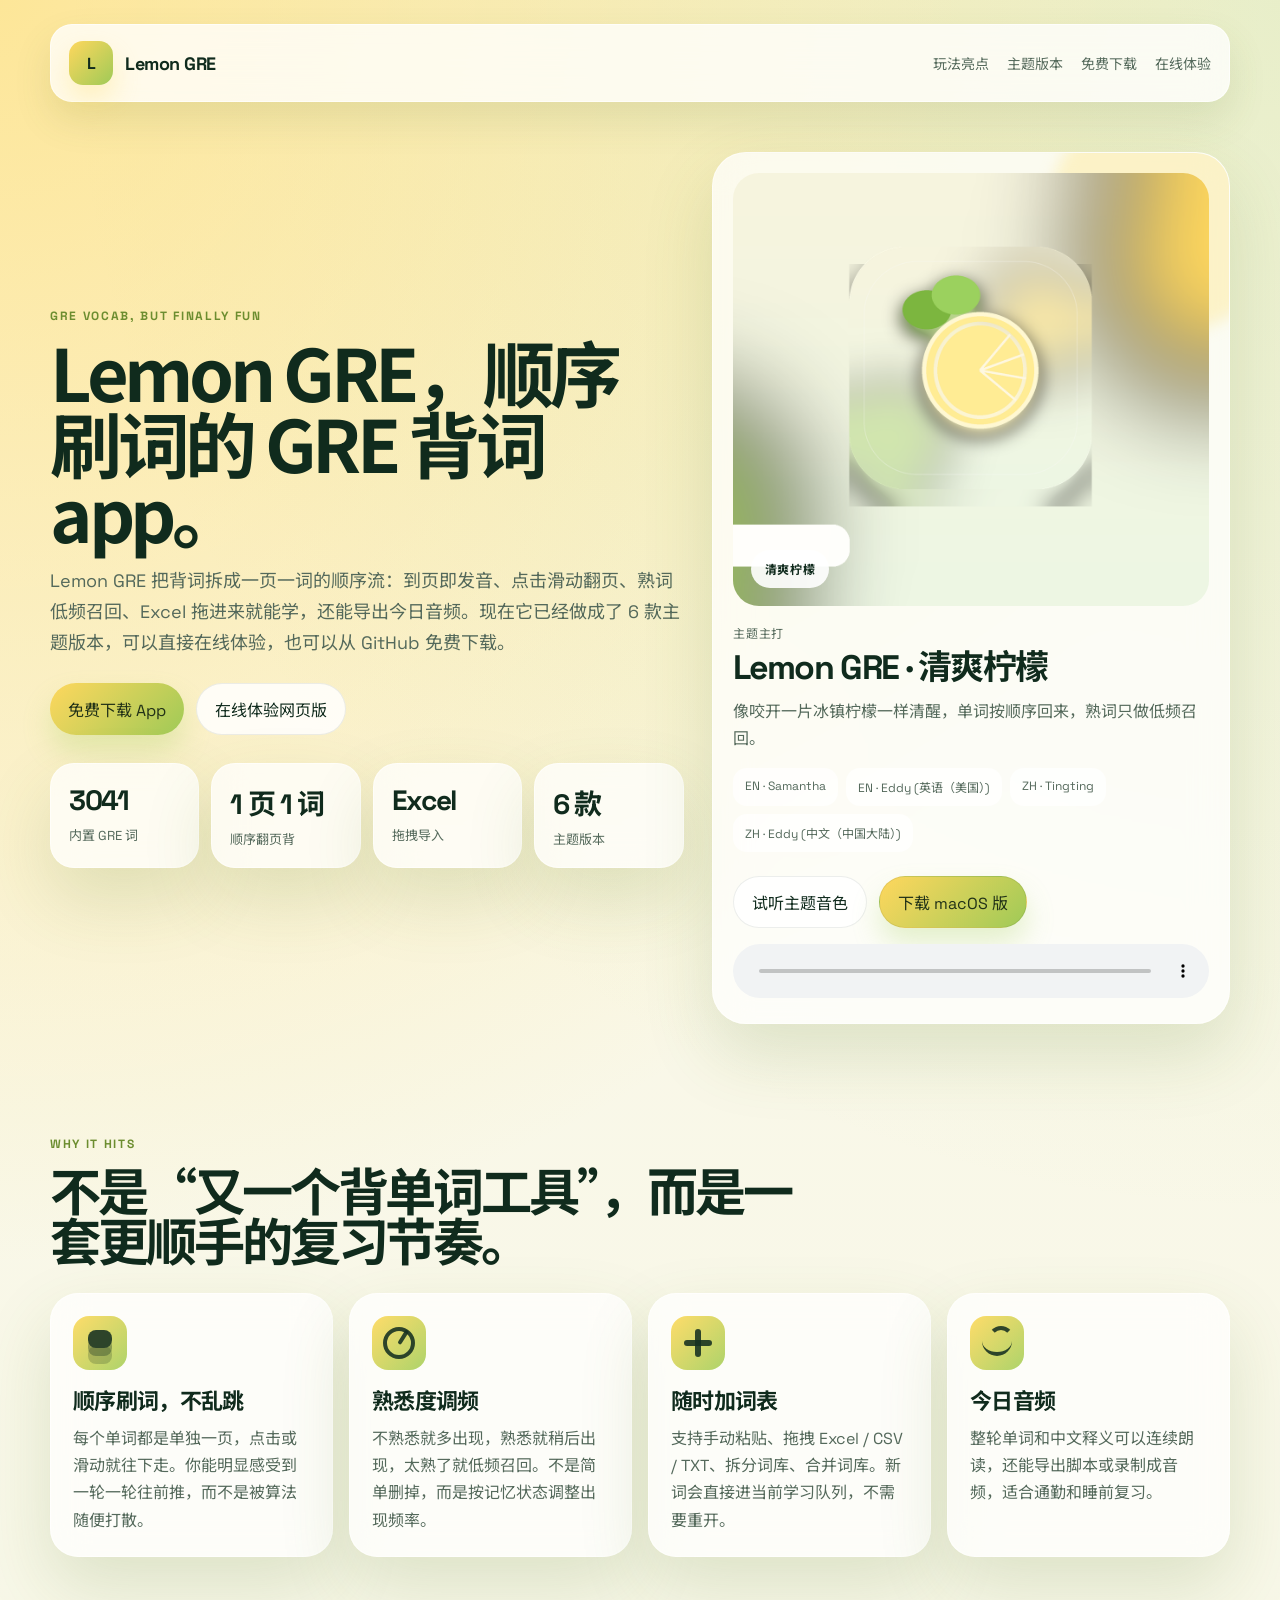
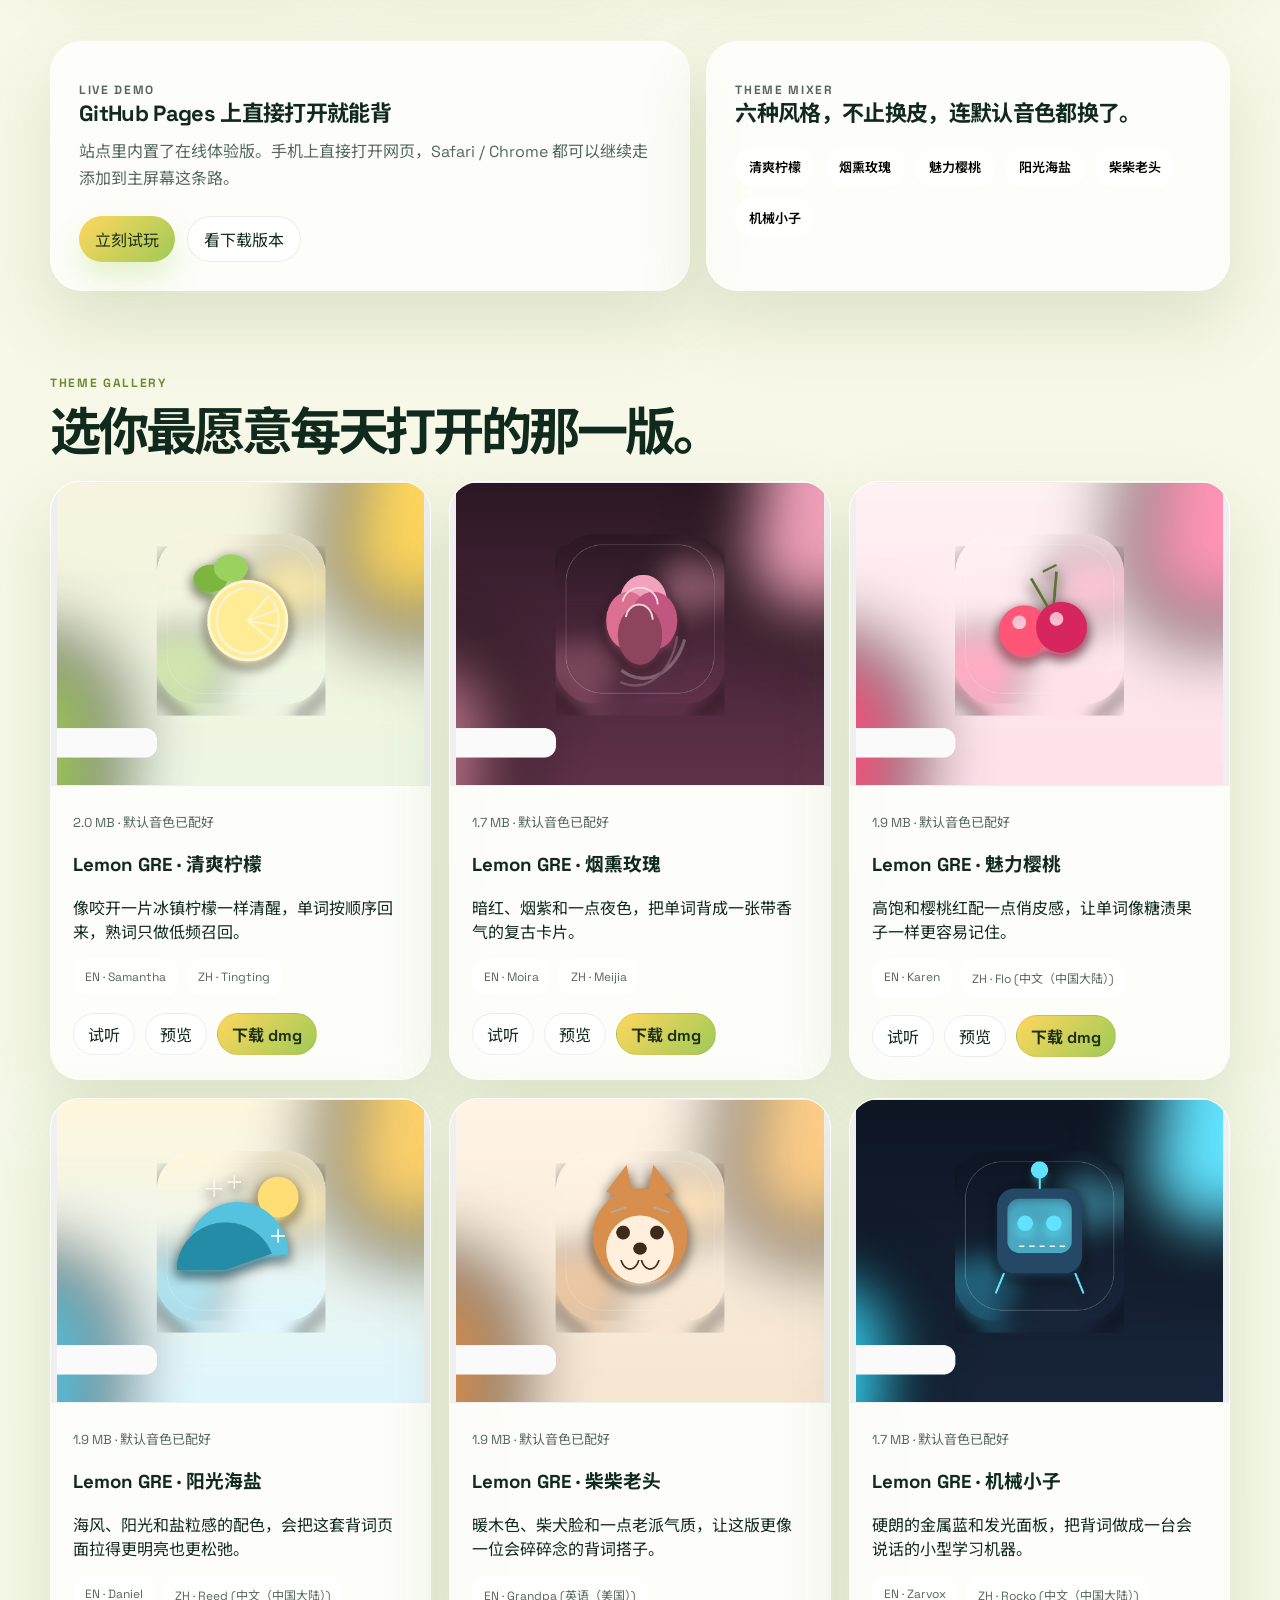
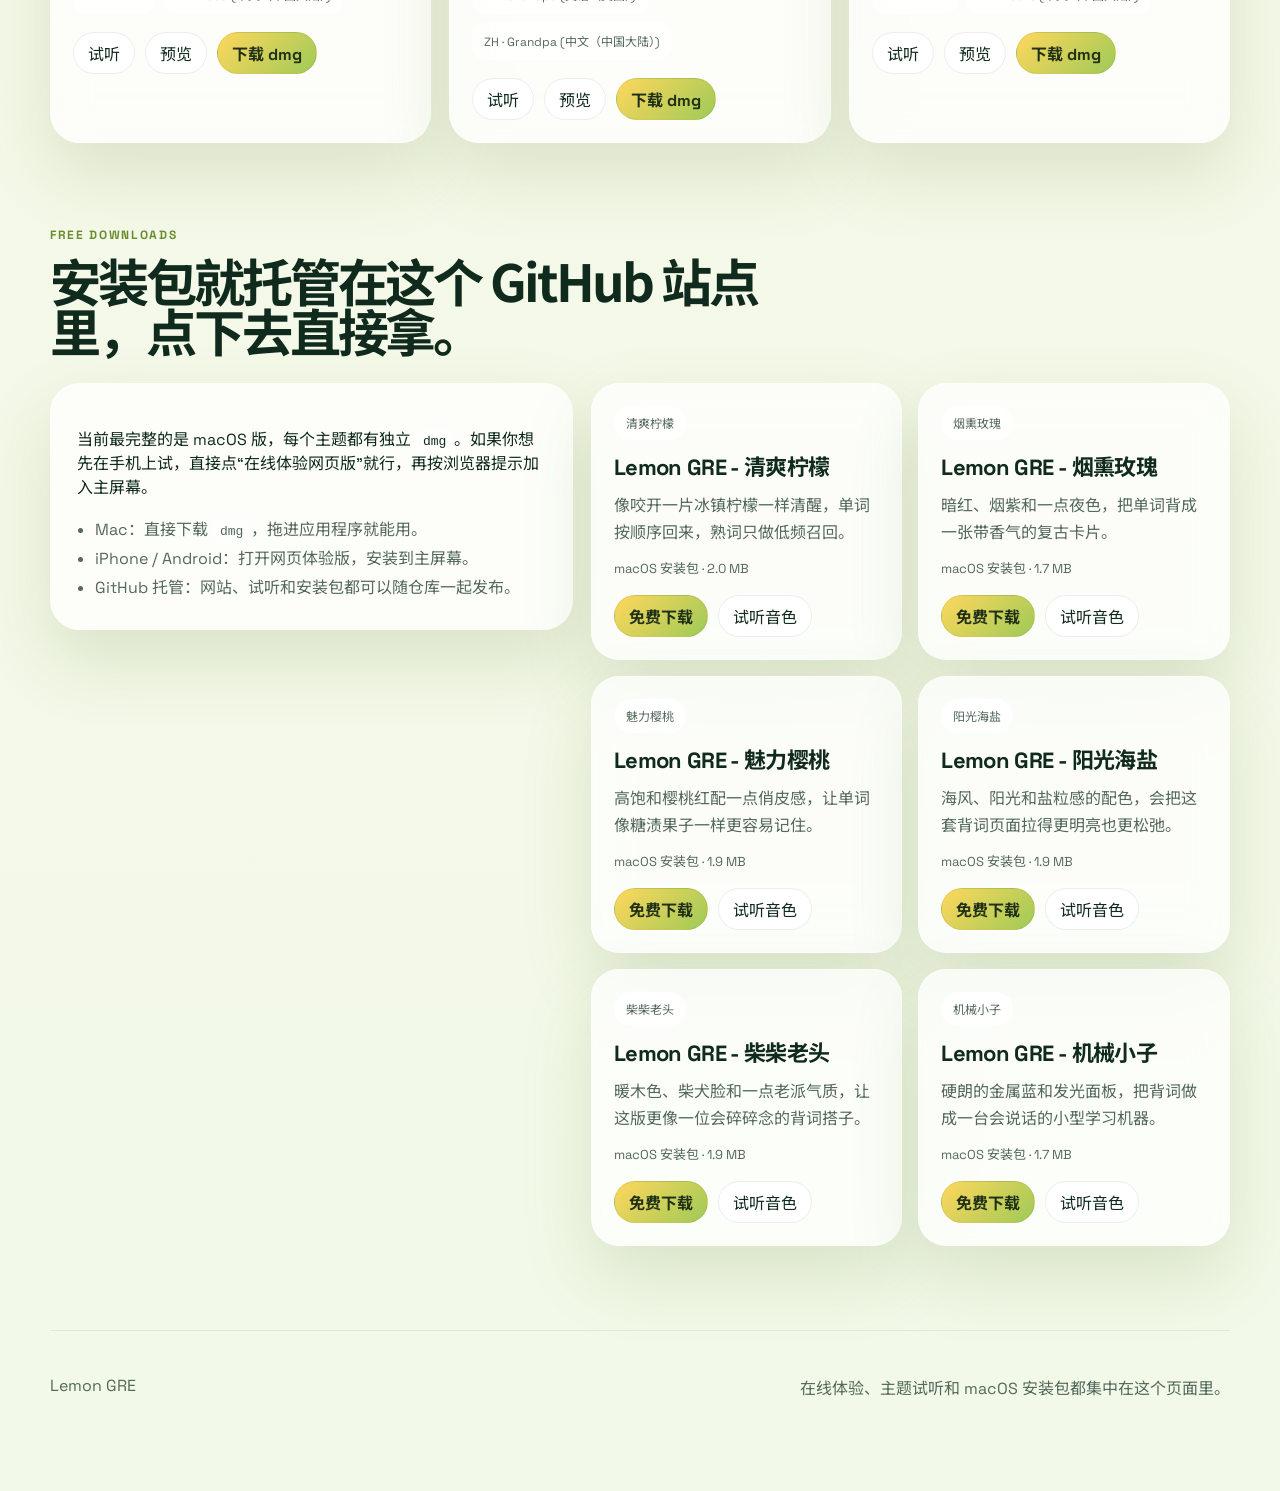
<file: docs/index.html>
<!DOCTYPE html>
        <html lang="zh-CN">
        <head>
          <meta charset="UTF-8">
          <meta name="viewport" content="width=device-width, initial-scale=1.0">
          <meta name="theme-color" content="#a5cf5b">
          <meta name="description" content="Lemon GRE：图文并茂的 GRE 背词神器宣传站，支持在线体验、主题试听和 GitHub 免费下载。">
          <meta property="og:title" content="Lemon GRE 背词神器">
          <meta property="og:description" content="六款主题、顺序刷词、熟词低频召回、今日音频、Excel 直接导入。">
          <meta property="og:image" content="./assets/og-cover.png">
          <title>Lemon GRE | GRE 背词神器</title>
          <link rel="icon" href="./assets/favicon.png" type="image/png">
          <link rel="preconnect" href="https://fonts.googleapis.com">
          <link rel="preconnect" href="https://fonts.gstatic.com" crossorigin>
          <link href="https://fonts.googleapis.com/css2?family=Space+Grotesk:wght@500;700&family=Noto+Sans+SC:wght@400;500;700;900&display=swap" rel="stylesheet">
          <link rel="stylesheet" href="./styles.css">
        </head>
        <body>
          <div class="page-shell">
            <header class="topbar">
              <a class="brand" href="#hero">
                <span class="brand-mark">L</span>
                <span class="brand-text">Lemon GRE</span>
              </a>
              <nav class="nav">
                <a href="#features">玩法亮点</a>
                <a href="#themes">主题版本</a>
                <a href="#downloads">免费下载</a>
                <a href="./app/index.html">在线体验</a>
              </nav>
            </header>

            <main>
              <section class="hero" id="hero">
                <div class="hero-copy">
                  <div class="eyebrow">GRE Vocab, But Finally Fun</div>
                  <h1 class="hero-title">Lemon GRE，顺序刷词的 GRE 背词 app。</h1>
                  <p class="hero-text">Lemon GRE 把背词拆成一页一词的顺序流：到页即发音、点击滑动翻页、熟词低频召回、Excel 拖进来就能学，还能导出今日音频。现在它已经做成了 6 款主题版本，可以直接在线体验，也可以从 GitHub 免费下载。</p>
                  <div class="hero-actions">
                    <a class="primary-cta" href="#downloads">免费下载 App</a>
                    <a class="secondary-cta" href="./app/index.html">在线体验网页版</a>
                  </div>
                  <div class="stat-row" id="stat-row"></div>
                </div>

                <aside class="spotlight" id="spotlight">
                  <div class="spotlight-media">
                    <img id="spotlight-image" alt="Lemon GRE 主题封面">
                    <div class="floating-chip" id="spotlight-chip">Theme Pack</div>
                  </div>
                  <div class="spotlight-body">
                    <div class="spotlight-label">主题主打</div>
                    <h2 id="spotlight-title"></h2>
                    <p id="spotlight-copy"></p>
                    <div class="voice-tags" id="spotlight-voices"></div>
                    <div class="spotlight-actions">
                      <button id="spotlight-audio" class="mini-cta" type="button">试听主题音色</button>
                      <a id="spotlight-download" class="mini-cta strong" href="">下载 macOS 版</a>
                    </div>
                    <audio id="spotlight-player" preload="none" controls></audio>
                  </div>
                </aside>
              </section>

              <section class="feature-section" id="features">
                <div class="section-heading">
                  <p class="eyebrow">Why It Hits</p>
                  <h2>不是“又一个背单词工具”，而是一套更顺手的复习节奏。</h2>
                </div>
                <div class="feature-grid" id="feature-grid"></div>
              </section>

              <section class="showcase">
                <div class="showcase-card live-demo">
                  <div>
                    <p class="eyebrow">Live Demo</p>
                    <h3>GitHub Pages 上直接打开就能背</h3>
                    <p>站点里内置了在线体验版。手机上直接打开网页，Safari / Chrome 都可以继续走添加到主屏幕这条路。</p>
                  </div>
                  <div class="showcase-actions">
                    <a class="primary-cta small" href="./app/index.html">立刻试玩</a>
                    <a class="secondary-cta small" href="#downloads">看下载版本</a>
                  </div>
                </div>
                <div class="showcase-card mood-board">
                  <p class="eyebrow">Theme Mixer</p>
                  <h3>六种风格，不止换皮，连默认音色都换了。</h3>
                  <div class="theme-orbit" id="theme-orbit"></div>
                </div>
              </section>

              <section class="themes-section" id="themes">
                <div class="section-heading">
                  <p class="eyebrow">Theme Gallery</p>
                  <h2>选你最愿意每天打开的那一版。</h2>
                </div>
                <div class="theme-grid" id="theme-grid"></div>
              </section>

              <section class="download-section" id="downloads">
                <div class="section-heading">
                  <p class="eyebrow">Free Downloads</p>
                  <h2>安装包就托管在这个 GitHub 站点里，点下去直接拿。</h2>
                </div>
                <div class="download-layout">
                  <div class="download-copy">
                    <p>当前最完整的是 macOS 版，每个主题都有独立 <code>dmg</code>。如果你想先在手机上试，直接点“在线体验网页版”就行，再按浏览器提示加入主屏幕。</p>
                    <ul class="download-notes">
                      <li>Mac：直接下载 <code>dmg</code>，拖进应用程序就能用。</li>
                      <li>iPhone / Android：打开网页体验版，安装到主屏幕。</li>
                      <li>GitHub 托管：网站、试听和安装包都可以随仓库一起发布。</li>
                    </ul>
                  </div>
                  <div class="download-cards" id="download-cards"></div>
                </div>
              </section>

            </main>

            <footer class="footer">
              <p>Lemon GRE</p>
              <p>在线体验、主题试听和 macOS 安装包都集中在这个页面里。</p>
            </footer>
          </div>

          <script id="site-data" type="application/json">{
  "repoName": "Lemon GRE",
  "heroTitle": "Lemon GRE，顺序刷词的 GRE 背词 app。",
  "heroCopy": "Lemon GRE 把背词拆成一页一词的顺序流：到页即发音、点击滑动翻页、熟词低频召回、Excel 拖进来就能学，还能导出今日音频。现在它已经做成了 6 款主题版本，可以直接在线体验，也可以从 GitHub 免费下载。",
  "stats": [
    {
      "value": "3041",
      "label": "内置 GRE 词"
    },
    {
      "value": "1 页 1 词",
      "label": "顺序翻页背"
    },
    {
      "value": "Excel",
      "label": "拖拽导入"
    },
    {
      "value": "6 款",
      "label": "主题版本"
    }
  ],
  "features": [
    {
      "title": "顺序刷词，不乱跳",
      "copy": "每个单词都是单独一页，点击或滑动就往下走。你能明显感受到一轮一轮往前推，而不是被算法随便打散。",
      "icon": "stack"
    },
    {
      "title": "熟悉度调频",
      "copy": "不熟悉就多出现，熟悉就稍后出现，太熟了就低频召回。不是简单删掉，而是按记忆状态调整出现频率。",
      "icon": "dial"
    },
    {
      "title": "随时加词表",
      "copy": "支持手动粘贴、拖拽 Excel / CSV / TXT、拆分词库、合并词库。新词会直接进当前学习队列，不需要重开。",
      "icon": "spark"
    },
    {
      "title": "今日音频",
      "copy": "整轮单词和中文释义可以连续朗读，还能导出脚本或录制成音频，适合通勤和睡前复习。",
      "icon": "wave"
    }
  ],
  "themes": [
    {
      "name": "清爽柠檬",
      "slug": "qing-shuang-ning-meng",
      "displayName": "Lemon GRE - 清爽柠檬",
      "displayTitle": "Lemon GRE · 清爽柠檬",
      "copy": "像咬开一片冰镇柠檬一样清醒，单词按顺序回来，熟词只做低频召回。",
      "cover": "./assets/themes/qing-shuang-ning-meng-cover.png",
      "audio": "./assets/audio/qing-shuang-ning-meng.wav",
      "download": "./downloads/qing-shuang-ning-meng.dmg",
      "size": "2.0 MB",
      "voicesEn": [
        "Samantha",
        "Eddy (英语（美国）)",
        "Reed (英语（美国）)"
      ],
      "voicesZh": [
        "Tingting",
        "Eddy (中文（中国大陆）)",
        "Reed (中文（中国大陆）)"
      ],
      "accent": "#9fca57",
      "accentSoft": "#ffd75d",
      "background": "#f7f4de"
    },
    {
      "name": "烟熏玫瑰",
      "slug": "yan-xun-mei-gui",
      "displayName": "Lemon GRE - 烟熏玫瑰",
      "displayTitle": "Lemon GRE · 烟熏玫瑰",
      "copy": "暗红、烟紫和一点夜色，把单词背成一张带香气的复古卡片。",
      "cover": "./assets/themes/yan-xun-mei-gui-cover.png",
      "audio": "./assets/audio/yan-xun-mei-gui.wav",
      "download": "./downloads/yan-xun-mei-gui.dmg",
      "size": "1.7 MB",
      "voicesEn": [
        "Moira",
        "Karen",
        "Eddy (英语（英国）)"
      ],
      "voicesZh": [
        "Meijia",
        "Sandy (中文（台湾）)",
        "Flo (中文（台湾）)"
      ],
      "accent": "#b56f86",
      "accentSoft": "#f2a2bc",
      "background": "#2c1825"
    },
    {
      "name": "魅力樱桃",
      "slug": "mei-li-ying-tao",
      "displayName": "Lemon GRE - 魅力樱桃",
      "displayTitle": "Lemon GRE · 魅力樱桃",
      "copy": "高饱和樱桃红配一点俏皮感，让单词像糖渍果子一样更容易记住。",
      "cover": "./assets/themes/mei-li-ying-tao-cover.png",
      "audio": "./assets/audio/mei-li-ying-tao.wav",
      "download": "./downloads/mei-li-ying-tao.dmg",
      "size": "1.9 MB",
      "voicesEn": [
        "Karen",
        "Samantha",
        "Flo (英语（美国）)"
      ],
      "voicesZh": [
        "Flo (中文（中国大陆）)",
        "Tingting",
        "Eddy (中文（中国大陆）)"
      ],
      "accent": "#ff4f7d",
      "accentSoft": "#ff94b5",
      "background": "#fff1f4"
    },
    {
      "name": "阳光海盐",
      "slug": "yang-guang-hai-yan",
      "displayName": "Lemon GRE - 阳光海盐",
      "displayTitle": "Lemon GRE · 阳光海盐",
      "copy": "海风、阳光和盐粒感的配色，会把这套背词页面拉得更明亮也更松弛。",
      "cover": "./assets/themes/yang-guang-hai-yan-cover.png",
      "audio": "./assets/audio/yang-guang-hai-yan.wav",
      "download": "./downloads/yang-guang-hai-yan.dmg",
      "size": "1.9 MB",
      "voicesEn": [
        "Daniel",
        "Eddy (英语（英国）)",
        "Reed (英语（英国）)"
      ],
      "voicesZh": [
        "Reed (中文（中国大陆）)",
        "Eddy (中文（中国大陆）)",
        "Tingting"
      ],
      "accent": "#55c2df",
      "accentSoft": "#ffd36b",
      "background": "#fff7dd"
    },
    {
      "name": "柴柴老头",
      "slug": "chai-chai-lao-tou",
      "displayName": "Lemon GRE - 柴柴老头",
      "displayTitle": "Lemon GRE · 柴柴老头",
      "copy": "暖木色、柴犬脸和一点老派气质，让这版更像一位会碎碎念的背词搭子。",
      "cover": "./assets/themes/chai-chai-lao-tou-cover.png",
      "audio": "./assets/audio/chai-chai-lao-tou.wav",
      "download": "./downloads/chai-chai-lao-tou.dmg",
      "size": "1.9 MB",
      "voicesEn": [
        "Grandpa (英语（美国）)",
        "Grandma (英语（美国）)",
        "Ralph"
      ],
      "voicesZh": [
        "Grandpa (中文（中国大陆）)",
        "Grandma (中文（中国大陆）)",
        "Tingting"
      ],
      "accent": "#d88f4d",
      "accentSoft": "#ffcf88",
      "background": "#fff4e6"
    },
    {
      "name": "机械小子",
      "slug": "ji-xie-xiao-zi",
      "displayName": "Lemon GRE - 机械小子",
      "displayTitle": "Lemon GRE · 机械小子",
      "copy": "硬朗的金属蓝和发光面板，把背词做成一台会说话的小型学习机器。",
      "cover": "./assets/themes/ji-xie-xiao-zi-cover.png",
      "audio": "./assets/audio/ji-xie-xiao-zi.wav",
      "download": "./downloads/ji-xie-xiao-zi.dmg",
      "size": "1.7 MB",
      "voicesEn": [
        "Zarvox",
        "Eddy (英语（美国）)",
        "Reed (英语（美国）)"
      ],
      "voicesZh": [
        "Rocko (中文（中国大陆）)",
        "Eddy (中文（中国大陆）)",
        "Reed (中文（中国大陆）)"
      ],
      "accent": "#34c9eb",
      "accentSoft": "#61e3ff",
      "background": "#0e1624"
    }
  ]
}</script>
          <script src="./site.js"></script>
        </body>
        </html>
</file>
<file: docs/styles.css>
:root {
  --bg: #fbf7e8;
  --bg-soft: #f2f9e8;
  --ink: #102b1d;
  --ink-soft: #54695b;
  --line: rgba(16, 43, 29, 0.08);
  --card: rgba(255, 255, 255, 0.74);
  --lime: #a5cf5b;
  --lemon: #ffd95a;
  --mint: #dff1d2;
  --shadow: 0 30px 70px rgba(79, 120, 34, 0.16);
}

* {
  box-sizing: border-box;
}

html {
  scroll-behavior: smooth;
}

body {
  margin: 0;
  min-height: 100%;
  font-family: "Space Grotesk", "Noto Sans SC", sans-serif;
  color: var(--ink);
  background:
    radial-gradient(circle at top left, rgba(255, 217, 90, 0.56), transparent 26%),
    radial-gradient(circle at top right, rgba(165, 207, 91, 0.22), transparent 25%),
    linear-gradient(180deg, var(--bg), var(--bg-soft));
  overflow-x: hidden;
}

a {
  color: inherit;
  text-decoration: none;
}

button {
  font: inherit;
  border: 0;
  cursor: pointer;
}

.page-shell {
  max-width: 1220px;
  margin: 0 auto;
  padding: 24px 20px 64px;
}

.topbar {
  position: sticky;
  top: 16px;
  z-index: 20;
  display: flex;
  justify-content: space-between;
  align-items: center;
  gap: 16px;
  margin-bottom: 32px;
  padding: 16px 18px;
  border-radius: 22px;
  background: rgba(255, 255, 255, 0.78);
  backdrop-filter: blur(18px);
  box-shadow: 0 18px 38px rgba(78, 108, 44, 0.12);
  border: 1px solid rgba(255, 255, 255, 0.64);
}

.brand {
  display: inline-flex;
  align-items: center;
  gap: 12px;
  font-weight: 700;
  letter-spacing: -0.03em;
}

.brand-mark {
  width: 44px;
  height: 44px;
  display: grid;
  place-items: center;
  border-radius: 14px;
  background: linear-gradient(135deg, var(--lemon), var(--lime));
  box-shadow: 0 14px 28px rgba(255, 217, 90, 0.32);
}

.brand-text {
  font-size: 18px;
}

.nav {
  display: flex;
  flex-wrap: wrap;
  gap: 18px;
  color: var(--ink-soft);
  font-size: 14px;
}

.hero {
  display: grid;
  grid-template-columns: minmax(0, 1.1fr) minmax(360px, 0.9fr);
  gap: 28px;
  align-items: center;
  padding: 18px 0 28px;
}

.eyebrow {
  margin: 0 0 12px;
  color: #6c8d2f;
  letter-spacing: 0.14em;
  font-size: 12px;
  text-transform: uppercase;
  font-weight: 700;
}

.hero-title,
.section-heading h2 {
  margin: 0;
  font-family: "Noto Sans SC", sans-serif;
  font-size: clamp(36px, 6vw, 72px);
  line-height: 0.98;
  letter-spacing: -0.06em;
}

.hero-text {
  margin: 18px 0 0;
  max-width: 700px;
  font-size: 18px;
  line-height: 1.72;
  color: var(--ink-soft);
}

.hero-actions,
.showcase-actions,
.spotlight-actions {
  display: flex;
  flex-wrap: wrap;
  gap: 12px;
  margin-top: 24px;
}

.primary-cta,
.secondary-cta,
.mini-cta {
  display: inline-flex;
  align-items: center;
  justify-content: center;
  min-height: 52px;
  padding: 0 18px;
  border-radius: 999px;
  transition: transform 0.22s ease, box-shadow 0.22s ease, background 0.22s ease;
}

.primary-cta,
.mini-cta.strong {
  color: #213117;
  background: linear-gradient(135deg, var(--lemon), var(--lime));
  box-shadow: 0 16px 28px rgba(165, 207, 91, 0.28);
}

.secondary-cta,
.mini-cta {
  color: var(--ink);
  background: rgba(255, 255, 255, 0.84);
  border: 1px solid rgba(16, 43, 29, 0.08);
}

.primary-cta:hover,
.secondary-cta:hover,
.mini-cta:hover {
  transform: translateY(-2px);
}

.primary-cta.small,
.secondary-cta.small {
  min-height: 46px;
  padding: 0 16px;
}

.stat-row {
  display: grid;
  grid-template-columns: repeat(4, minmax(0, 1fr));
  gap: 12px;
  margin-top: 28px;
}

.stat-card,
.feature-card,
.showcase-card,
.theme-card,
.download-card,
.faq-list article,
.spotlight {
  background: var(--card);
  border: 1px solid rgba(255, 255, 255, 0.54);
  box-shadow: var(--shadow);
  backdrop-filter: blur(18px);
}

.stat-card {
  padding: 18px;
  border-radius: 24px;
}

.stat-value {
  font-size: 28px;
  font-weight: 700;
  letter-spacing: -0.05em;
}

.stat-label {
  margin-top: 8px;
  color: var(--ink-soft);
  font-size: 13px;
  line-height: 1.5;
}

.spotlight {
  position: relative;
  overflow: hidden;
  border-radius: 34px;
  padding: 20px;
}

.spotlight::before {
  content: "";
  position: absolute;
  width: 240px;
  height: 240px;
  border-radius: 50%;
  background: rgba(255, 217, 90, 0.28);
  right: -60px;
  top: -60px;
  filter: blur(8px);
}

.spotlight-media {
  position: relative;
  aspect-ratio: 1.1 / 1;
  overflow: hidden;
  border-radius: 26px;
}

.spotlight-media img {
  width: 100%;
  height: 100%;
  object-fit: cover;
  display: block;
}

.floating-chip {
  position: absolute;
  left: 18px;
  bottom: 18px;
  padding: 10px 14px;
  border-radius: 999px;
  background: rgba(255, 255, 255, 0.9);
  font-size: 12px;
  font-weight: 700;
  letter-spacing: 0.06em;
  text-transform: uppercase;
}

.spotlight-body {
  position: relative;
  z-index: 1;
  margin-top: 18px;
}

.spotlight-label {
  color: var(--ink-soft);
  font-size: 12px;
  text-transform: uppercase;
  letter-spacing: 0.08em;
}

.spotlight-body h2 {
  margin: 8px 0 0;
  font-size: 34px;
  line-height: 1.05;
  letter-spacing: -0.05em;
}

.spotlight-body p {
  margin: 12px 0 0;
  color: var(--ink-soft);
  line-height: 1.7;
}

.voice-tags {
  display: flex;
  flex-wrap: wrap;
  gap: 8px;
  margin-top: 16px;
}

.voice-tag {
  padding: 10px 12px;
  border-radius: 14px;
  background: rgba(255, 255, 255, 0.72);
  font-size: 12px;
  color: var(--ink-soft);
}

audio {
  width: 100%;
  margin-top: 16px;
}

.feature-section,
.themes-section,
.download-section,
.faq-section {
  margin-top: 84px;
}

.section-heading {
  max-width: 760px;
  margin-bottom: 28px;
}

.section-heading h2 {
  font-size: clamp(28px, 4vw, 52px);
}

.feature-grid {
  display: grid;
  grid-template-columns: repeat(4, minmax(0, 1fr));
  gap: 16px;
}

.feature-card {
  padding: 22px;
  border-radius: 28px;
}

.feature-icon {
  width: 54px;
  height: 54px;
  border-radius: 16px;
  display: grid;
  place-items: center;
  background: linear-gradient(135deg, rgba(255, 217, 90, 0.9), rgba(165, 207, 91, 0.9));
  margin-bottom: 18px;
  position: relative;
}

.feature-icon::before,
.feature-icon::after {
  content: "";
  position: absolute;
  background: #163021;
  opacity: 0.88;
}

.feature-icon.stack::before {
  width: 24px;
  height: 18px;
  top: 14px;
  left: 15px;
  border-radius: 8px;
  box-shadow: 0 8px 0 rgba(22, 48, 33, 0.4), 0 16px 0 rgba(22, 48, 33, 0.24);
}

.feature-icon.dial::before {
  inset: 11px;
  border: 4px solid #163021;
  border-radius: 50%;
  background: transparent;
}

.feature-icon.dial::after {
  width: 4px;
  height: 16px;
  top: 12px;
  left: 25px;
  transform: rotate(32deg);
  transform-origin: bottom center;
  border-radius: 999px;
}

.feature-icon.spark::before {
  width: 6px;
  height: 28px;
  top: 13px;
  left: 24px;
  border-radius: 999px;
}

.feature-icon.spark::after {
  width: 28px;
  height: 6px;
  top: 24px;
  left: 13px;
  border-radius: 999px;
}

.feature-icon.wave::before {
  width: 30px;
  height: 18px;
  left: 12px;
  top: 18px;
  border-bottom: 4px solid #163021;
  border-top: 0;
  background: transparent;
  border-radius: 0 0 24px 24px;
}

.feature-icon.wave::after {
  width: 18px;
  height: 18px;
  left: 18px;
  top: 10px;
  border: 4px solid #163021;
  border-color: #163021 transparent transparent transparent;
  border-radius: 50%;
  background: transparent;
}

.feature-card h3,
.showcase-card h3,
.download-card h3,
.faq-list h3 {
  margin: 0;
  font-size: 22px;
  line-height: 1.25;
  letter-spacing: -0.03em;
}

.feature-card p,
.showcase-card p,
.download-card p,
.faq-list p {
  margin: 10px 0 0;
  color: var(--ink-soft);
  line-height: 1.7;
}

.showcase {
  margin-top: 84px;
  display: grid;
  grid-template-columns: 1.1fr 0.9fr;
  gap: 16px;
}

.showcase-card {
  padding: 28px;
  border-radius: 32px;
}

.theme-orbit {
  display: flex;
  flex-wrap: wrap;
  gap: 10px;
  margin-top: 18px;
}

.orbit-pill {
  padding: 11px 14px;
  border-radius: 999px;
  background: rgba(255, 255, 255, 0.8);
  font-size: 13px;
  font-weight: 600;
}

.theme-grid {
  display: grid;
  grid-template-columns: repeat(3, minmax(0, 1fr));
  gap: 18px;
}

.theme-card {
  overflow: hidden;
  border-radius: 30px;
}

.theme-cover {
  aspect-ratio: 1.25 / 1;
  overflow: hidden;
}

.theme-cover img {
  display: block;
  width: 100%;
  height: 100%;
  object-fit: cover;
  transition: transform 0.35s ease;
}

.theme-card:hover .theme-cover img {
  transform: scale(1.04);
}

.theme-body {
  padding: 22px;
}

.theme-meta {
  color: var(--ink-soft);
  font-size: 13px;
  margin-bottom: 8px;
}

.theme-actions {
  display: flex;
  flex-wrap: wrap;
  gap: 10px;
  margin-top: 18px;
}

.tiny-btn {
  display: inline-flex;
  align-items: center;
  justify-content: center;
  min-height: 42px;
  padding: 0 14px;
  border-radius: 999px;
  background: rgba(255, 255, 255, 0.88);
  border: 1px solid rgba(16, 43, 29, 0.08);
  color: var(--ink);
}

.tiny-btn.strong {
  background: linear-gradient(135deg, var(--lemon), var(--lime));
  color: #213117;
  font-weight: 700;
}

.download-layout {
  display: grid;
  grid-template-columns: 0.9fr 1.1fr;
  gap: 18px;
  align-items: start;
}

.download-copy {
  padding: 26px;
  border-radius: 30px;
  background: rgba(255, 255, 255, 0.78);
  border: 1px solid rgba(255, 255, 255, 0.54);
  box-shadow: var(--shadow);
}

.download-notes {
  margin: 18px 0 0;
  padding-left: 18px;
  color: var(--ink-soft);
  line-height: 1.8;
}

.download-cards {
  display: grid;
  grid-template-columns: repeat(2, minmax(0, 1fr));
  gap: 16px;
}

.download-card {
  padding: 22px;
  border-radius: 28px;
}

.download-label {
  display: inline-flex;
  padding: 8px 12px;
  border-radius: 999px;
  background: rgba(255, 255, 255, 0.8);
  font-size: 12px;
  color: var(--ink-soft);
  margin-bottom: 14px;
}

.download-size {
  margin-top: 12px;
  color: var(--ink-soft);
  font-size: 13px;
}

.faq-list {
  display: grid;
  grid-template-columns: repeat(3, minmax(0, 1fr));
  gap: 16px;
}

.faq-list article {
  padding: 24px;
  border-radius: 28px;
}

.footer {
  margin-top: 84px;
  padding: 28px 0 12px;
  display: flex;
  justify-content: space-between;
  gap: 18px;
  flex-wrap: wrap;
  color: var(--ink-soft);
  border-top: 1px solid var(--line);
}

code {
  padding: 4px 8px;
  border-radius: 10px;
  background: rgba(255, 255, 255, 0.7);
}

@media (max-width: 1080px) {
  .hero,
  .showcase,
  .download-layout,
  .feature-grid,
  .theme-grid,
  .faq-list {
    grid-template-columns: 1fr;
  }

  .download-cards {
    grid-template-columns: 1fr 1fr;
  }
}

@media (max-width: 720px) {
  .page-shell {
    padding: 18px 14px 40px;
  }

  .topbar {
    position: static;
    align-items: flex-start;
    flex-direction: column;
  }

  .nav {
    gap: 12px;
  }

  .stat-row,
  .download-cards {
    grid-template-columns: 1fr;
  }

  .hero-title,
  .section-heading h2 {
    font-size: 38px;
  }

  .spotlight {
    padding: 16px;
  }
}
</file>
